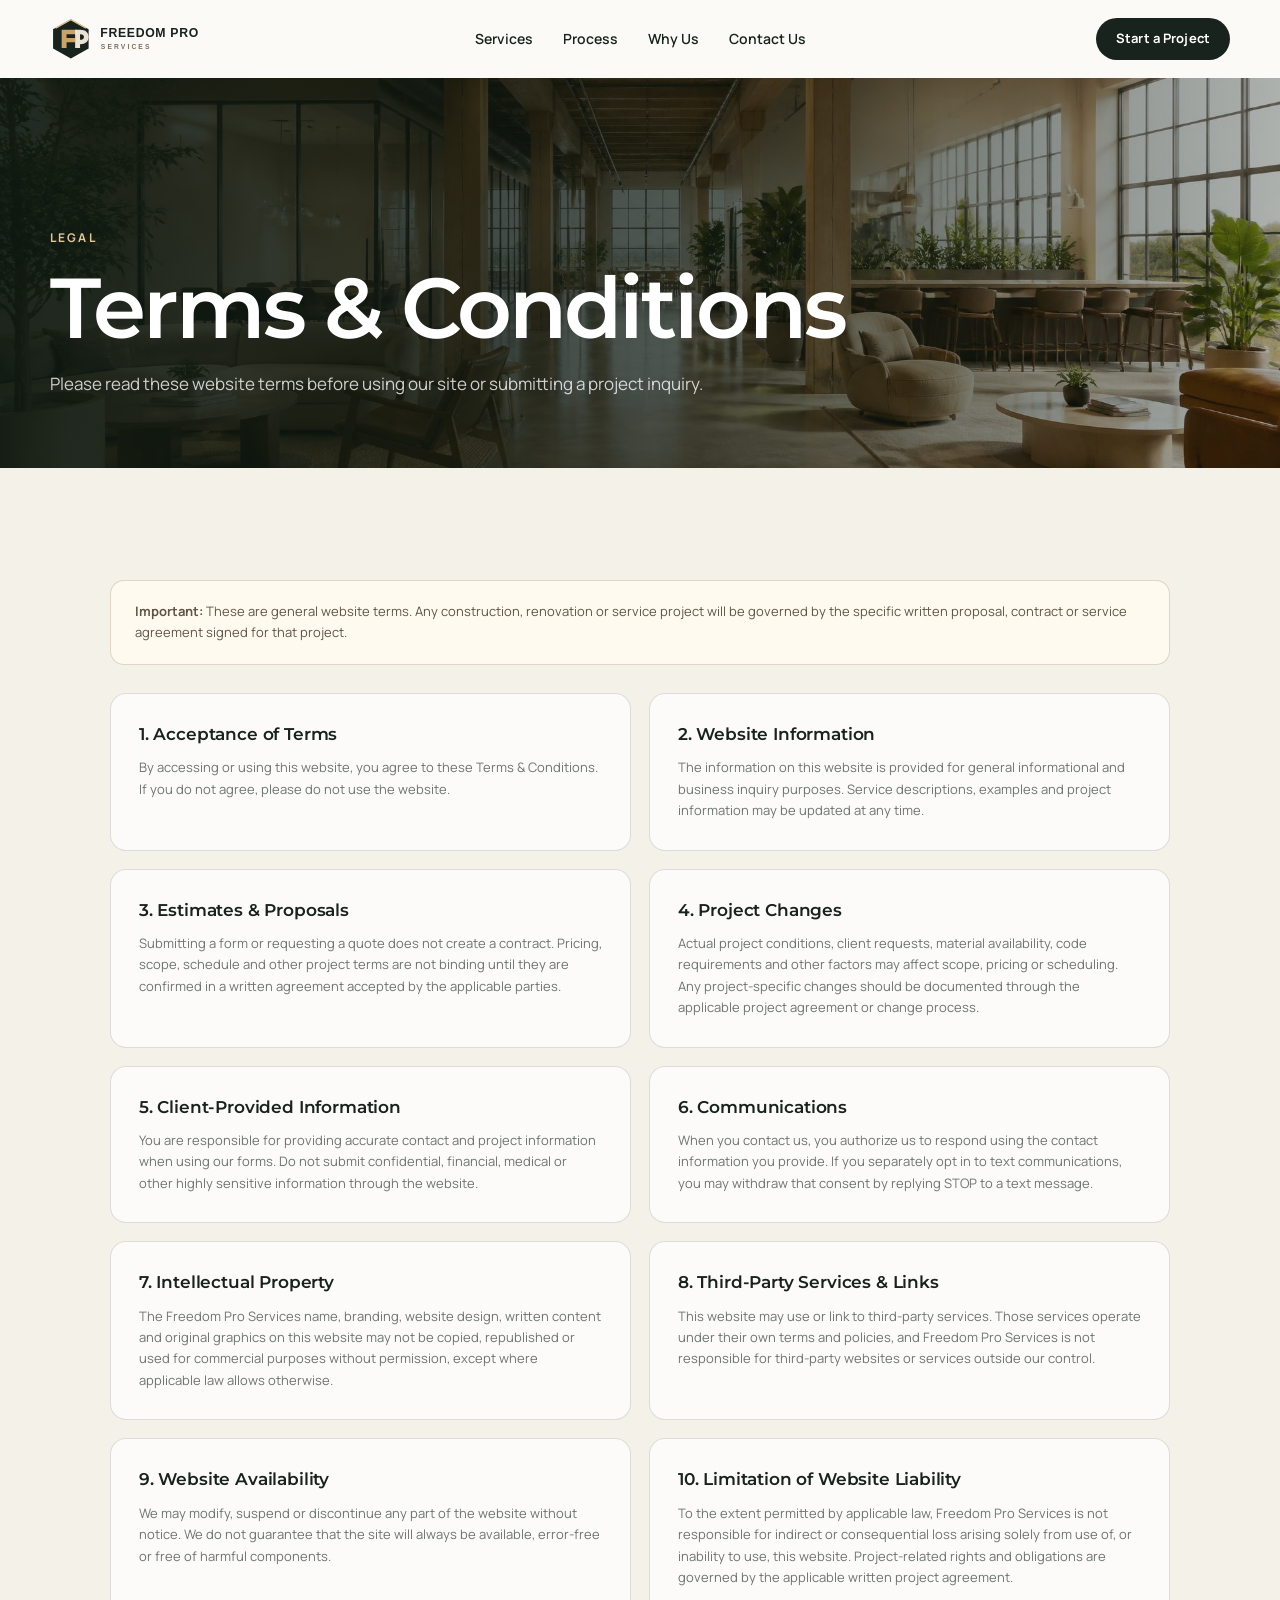
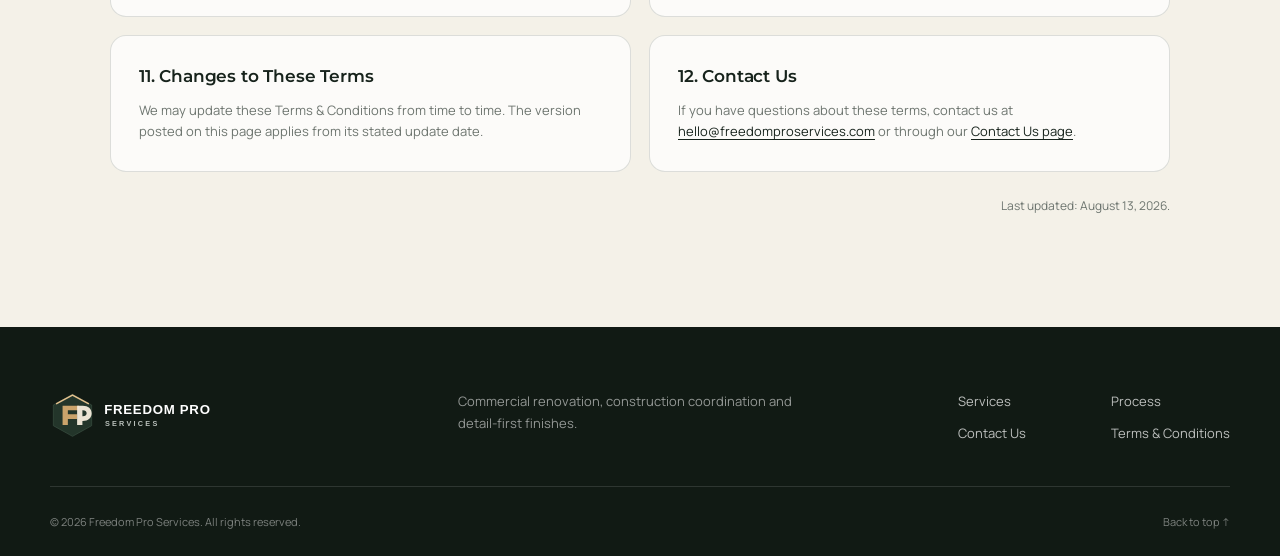
<file: terms.html>
<!doctype html>
<html lang="en">
<head>
  <meta charset="utf-8" />
  <meta name="viewport" content="width=device-width, initial-scale=1" />
  <title>Terms &amp; Conditions | Freedom Pro Services</title>
  <meta name="description" content="Website Terms and Conditions for Freedom Pro Services." />
  <meta name="theme-color" content="#17231c" />
  <link rel="icon" href="assets/freedom-pro-mark.svg" type="image/svg+xml" />
  <link rel="alternate icon" href="favicon.ico" />
  <link rel="preconnect" href="https://fonts.googleapis.com" />
  <link rel="preconnect" href="https://fonts.gstatic.com" crossorigin />
  <link href="https://fonts.googleapis.com/css2?family=Manrope:wght@400;500;600;700&family=Montserrat:wght@500;600;700&display=swap" rel="stylesheet" />
  <link rel="stylesheet" href="styles.css" />
</head>
<body>
  <a class="skip-link" href="#main">Skip to content</a>

  <header class="site-header" id="top">
    <div class="shell header-inner">
      <a class="brand" href="index.html" aria-label="Freedom Pro Services home"><img class="brand-logo" src="assets/freedom-pro-logo.svg" alt="Freedom Pro Services" /></a>
      <button class="menu-button" type="button" aria-label="Open navigation" aria-expanded="false" aria-controls="site-nav"><span></span><span></span><span></span></button>
      <nav class="site-nav" id="site-nav" aria-label="Primary navigation">
        <a href="index.html#services">Services</a>
        <a href="index.html#process">Process</a>
        <a href="index.html#standards">Why Us</a>
        <a href="contact.html">Contact Us</a>
      </nav>
      <a class="button button-small header-cta" href="contact.html">Start a Project</a>
    </div>
  </header>

  <main id="main">
    <section class="inner-hero legal-hero">
      <div class="inner-hero-shade"></div>
      <div class="shell inner-hero-content reveal">
        <div class="eyebrow light">Legal</div>
        <h1>Terms &amp; Conditions</h1>
        <p>Please read these website terms before using our site or submitting a project inquiry.</p>
      </div>
    </section>

    <section class="section legal-section">
      <div class="shell legal-shell">
        <div class="legal-notice reveal">
          <strong>Important:</strong> These are general website terms. Any construction, renovation or service project will be governed by the specific written proposal, contract or service agreement signed for that project.
        </div>

        <div class="legal-grid reveal">
          <article>
            <h2>1. Acceptance of Terms</h2>
            <p>By accessing or using this website, you agree to these Terms &amp; Conditions. If you do not agree, please do not use the website.</p>
          </article>
          <article>
            <h2>2. Website Information</h2>
            <p>The information on this website is provided for general informational and business inquiry purposes. Service descriptions, examples and project information may be updated at any time.</p>
          </article>
          <article>
            <h2>3. Estimates &amp; Proposals</h2>
            <p>Submitting a form or requesting a quote does not create a contract. Pricing, scope, schedule and other project terms are not binding until they are confirmed in a written agreement accepted by the applicable parties.</p>
          </article>
          <article>
            <h2>4. Project Changes</h2>
            <p>Actual project conditions, client requests, material availability, code requirements and other factors may affect scope, pricing or scheduling. Any project-specific changes should be documented through the applicable project agreement or change process.</p>
          </article>
          <article>
            <h2>5. Client-Provided Information</h2>
            <p>You are responsible for providing accurate contact and project information when using our forms. Do not submit confidential, financial, medical or other highly sensitive information through the website.</p>
          </article>
          <article>
            <h2>6. Communications</h2>
            <p>When you contact us, you authorize us to respond using the contact information you provide. If you separately opt in to text communications, you may withdraw that consent by replying STOP to a text message.</p>
          </article>
          <article>
            <h2>7. Intellectual Property</h2>
            <p>The Freedom Pro Services name, branding, website design, written content and original graphics on this website may not be copied, republished or used for commercial purposes without permission, except where applicable law allows otherwise.</p>
          </article>
          <article>
            <h2>8. Third-Party Services &amp; Links</h2>
            <p>This website may use or link to third-party services. Those services operate under their own terms and policies, and Freedom Pro Services is not responsible for third-party websites or services outside our control.</p>
          </article>
          <article>
            <h2>9. Website Availability</h2>
            <p>We may modify, suspend or discontinue any part of the website without notice. We do not guarantee that the site will always be available, error-free or free of harmful components.</p>
          </article>
          <article>
            <h2>10. Limitation of Website Liability</h2>
            <p>To the extent permitted by applicable law, Freedom Pro Services is not responsible for indirect or consequential loss arising solely from use of, or inability to use, this website. Project-related rights and obligations are governed by the applicable written project agreement.</p>
          </article>
          <article>
            <h2>11. Changes to These Terms</h2>
            <p>We may update these Terms &amp; Conditions from time to time. The version posted on this page applies from its stated update date.</p>
          </article>
          <article>
            <h2>12. Contact Us</h2>
            <p>If you have questions about these terms, contact us at <a href="mailto:hello@freedomproservices.com">hello@freedomproservices.com</a> or through our <a href="contact.html">Contact Us page</a>.</p>
          </article>
        </div>

        <p class="legal-updated reveal">Last updated: August 13, 2026.</p>
      </div>
    </section>
  </main>

  <footer class="footer">
    <div class="shell footer-top">
      <a class="brand footer-brand" href="index.html" aria-label="Freedom Pro Services home"><img class="brand-logo footer-logo" src="assets/freedom-pro-logo-light.svg" alt="Freedom Pro Services" /></a>
      <p>Commercial renovation, construction coordination and detail-first finishes.</p>
      <div class="footer-links">
        <a href="index.html#services">Services</a>
        <a href="index.html#process">Process</a>
        <a href="contact.html">Contact Us</a>
        <a href="terms.html" aria-current="page">Terms &amp; Conditions</a>
      </div>
    </div>
    <div class="shell footer-bottom">
      <span>© <span class="js-year"></span> Freedom Pro Services. All rights reserved.</span>
      <a href="#top">Back to top ↑</a>
    </div>
  </footer>

  <script src="script.js"></script>
</body>
</html>
</file>
<file: styles.css>
:root {
  --ink: #17231c;
  --ink-2: #25362b;
  --cream: #f4f1e8;
  --paper: #fbfaf6;
  --warm: #e5dfd0;
  --gold: #caa36b;
  --gold-light: #e1c796;
  --muted: #6d756f;
  --line: rgba(23,35,28,.14);
  --shadow: 0 22px 60px rgba(20, 30, 24, .12);
  --radius: 20px;
  --shell: 1180px;
}

* { box-sizing: border-box; }
html { scroll-behavior: smooth; }
body { margin: 0; font-family: "Manrope", system-ui, sans-serif; color: var(--ink); background: var(--paper); line-height: 1.65; }
img { display: block; width: 100%; }
a { color: inherit; text-decoration: none; }
button, input, textarea { font: inherit; }
button { cursor: pointer; }

.skip-link { position: fixed; left: 16px; top: -60px; z-index: 999; background: white; padding: 10px 14px; border-radius: 8px; }
.skip-link:focus { top: 16px; }
.shell { width: min(calc(100% - 40px), var(--shell)); margin-inline: auto; }
.section { padding: 112px 0; }
.eyebrow { font-size: 12px; font-weight: 700; letter-spacing: .18em; text-transform: uppercase; color: #876b45; margin-bottom: 18px; }
.eyebrow.light { color: var(--gold-light); }
h1, h2, h3 { font-family: "Montserrat", sans-serif; margin: 0; letter-spacing: -.035em; }
h1 { font-size: clamp(3rem, 6.2vw, 6.1rem); line-height: .99; font-weight: 600; }
h2 { font-size: clamp(2.25rem, 4vw, 4rem); line-height: 1.06; font-weight: 600; }
h3 { font-size: 1.35rem; line-height: 1.2; }
p { margin: 0; }

.site-header { position: sticky; top: 0; z-index: 100; height: 78px; display: flex; align-items: center; background: rgba(251,250,246,.92); backdrop-filter: blur(18px); border-bottom: 1px solid transparent; transition: border-color .25s ease, box-shadow .25s ease; }
.site-header.scrolled { border-color: var(--line); box-shadow: 0 8px 30px rgba(23,35,28,.05); }
.header-inner { display: grid; grid-template-columns: 1fr auto 1fr; align-items: center; gap: 28px; }
.brand { display: inline-flex; align-items: center; gap: 11px; width: fit-content; }
.brand-mark { width: 38px; height: 38px; display: grid; place-items: center; background: var(--ink); color: var(--paper); border-radius: 50%; font-family: "Montserrat", sans-serif; font-weight: 700; }
.brand-copy { display: flex; flex-direction: column; line-height: 1; }
.brand-copy strong { font-family: "Montserrat", sans-serif; font-size: 15px; }
.brand-copy span { margin-top: 6px; font-size: 9px; font-weight: 700; letter-spacing: .22em; text-transform: uppercase; color: var(--muted); }
.site-nav { display: flex; gap: 30px; font-size: 14px; font-weight: 600; }
.site-nav a { position: relative; }
.site-nav a::after { content: ""; position: absolute; left: 0; bottom: -7px; width: 0; height: 1px; background: var(--ink); transition: width .2s ease; }
.site-nav a:hover::after { width: 100%; }
.header-cta { justify-self: end; }
.menu-button { display: none; border: 0; background: transparent; padding: 8px; }
.menu-button span { display: block; width: 23px; height: 2px; background: var(--ink); margin: 5px 0; transition: transform .2s ease, opacity .2s ease; }

.button { min-height: 48px; padding: 0 24px; border-radius: 999px; display: inline-flex; align-items: center; justify-content: center; border: 1px solid transparent; font-size: 13px; font-weight: 700; letter-spacing: .01em; transition: transform .2s ease, background .2s ease, border-color .2s ease; }
.button:hover { transform: translateY(-2px); }
.button-small { min-height: 42px; padding: 0 19px; background: var(--ink); color: white; }
.button-gold { background: var(--gold); color: #151b17; }
.button-gold:hover { background: var(--gold-light); }
.button-ghost { border-color: rgba(255,255,255,.42); color: white; background: rgba(255,255,255,.06); }
.button-outline { border-color: rgba(255,255,255,.38); color: white; }
.button-dark { background: var(--ink); color: white; border: 0; }

.hero { min-height: calc(100vh - 78px); position: relative; isolation: isolate; display: flex; align-items: center; color: white; overflow: hidden; }
.hero-media { position: absolute; inset: 0; background: url("assets/hero-commercial-space.jpg") center/cover no-repeat; z-index: -3; transform: scale(1.02); }
.hero-shade { position: absolute; inset: 0; z-index: -2; background: linear-gradient(90deg, rgba(13,24,17,.91) 0%, rgba(13,24,17,.74) 42%, rgba(13,24,17,.18) 76%, rgba(13,24,17,.12) 100%); }
.hero-inner { padding: 80px 0; }
.hero-content { max-width: 780px; }
.hero-content > p { max-width: 670px; margin-top: 28px; font-size: 18px; color: rgba(255,255,255,.82); }
.hero-actions { display: flex; flex-wrap: wrap; gap: 12px; margin-top: 36px; }
.hero-proof { display: flex; flex-wrap: wrap; gap: 12px 28px; margin-top: 64px; padding-top: 24px; border-top: 1px solid rgba(255,255,255,.2); font-size: 12px; font-weight: 700; letter-spacing: .06em; text-transform: uppercase; color: rgba(255,255,255,.74); }

.intro-section { background: var(--cream); }
.intro-grid { display: grid; grid-template-columns: 1.1fr .9fr; gap: 100px; align-items: end; }
.intro-grid h2 { max-width: 720px; }
.intro-copy { max-width: 520px; justify-self: end; color: var(--muted); font-size: 17px; }
.text-link { margin-top: 26px; display: inline-flex; align-items: center; gap: 9px; color: var(--ink); font-size: 14px; font-weight: 700; }
.text-link span { transition: transform .2s ease; }
.text-link:hover span { transform: translateX(4px); }

.services-section { background: var(--paper); }
.section-heading { display: grid; grid-template-columns: 1fr 430px; gap: 70px; align-items: end; margin-bottom: 50px; }
.section-heading > p { color: var(--muted); }
.service-grid { display: grid; grid-template-columns: repeat(3, 1fr); gap: 18px; }
.service-card { overflow: hidden; background: white; border: 1px solid var(--line); border-radius: var(--radius); transition: transform .25s ease, box-shadow .25s ease; }
.service-card:hover { transform: translateY(-5px); box-shadow: var(--shadow); }
.service-image { aspect-ratio: 4/3; overflow: hidden; }
.service-image img { height: 100%; object-fit: cover; transition: transform .6s ease; }
.service-card:hover img { transform: scale(1.035); }
.service-body { padding: 28px 28px 32px; }
.service-number { display: block; margin-bottom: 24px; color: #9d8057; font-weight: 700; font-size: 12px; letter-spacing: .12em; }
.service-body p { color: var(--muted); margin-top: 14px; font-size: 14px; }

.section-dark { background: var(--ink); color: white; padding: 115px 0; }
.feature-grid { display: grid; grid-template-columns: .88fr 1.12fr; gap: 110px; align-items: start; }
.feature-copy { position: sticky; top: 120px; }
.feature-copy p { color: rgba(255,255,255,.67); max-width: 520px; margin: 24px 0 32px; }
.process-list { list-style: none; padding: 0; margin: 0; border-top: 1px solid rgba(255,255,255,.16); }
.process-list li { display: grid; grid-template-columns: 64px 1fr; gap: 22px; padding: 28px 0; border-bottom: 1px solid rgba(255,255,255,.16); }
.process-list li > span { color: var(--gold-light); font-size: 12px; font-weight: 700; letter-spacing: .08em; }
.process-list h3 { font-size: 1.3rem; }
.process-list p { margin-top: 7px; color: rgba(255,255,255,.62); font-size: 14px; }

.standard-section { background: var(--cream); }
.standard-grid { display: grid; grid-template-columns: 1fr 1fr; gap: 88px; align-items: center; }
.standard-image { border-radius: var(--radius); overflow: hidden; box-shadow: var(--shadow); }
.standard-image img { aspect-ratio: 4/5; object-fit: cover; }
.standard-content > p { max-width: 550px; margin-top: 24px; color: var(--muted); }
.value-list { margin-top: 38px; border-top: 1px solid var(--line); }
.value-list > div { padding: 21px 0; border-bottom: 1px solid var(--line); display: grid; grid-template-columns: 205px 1fr; gap: 22px; }
.value-list strong { font-size: 14px; }
.value-list span { color: var(--muted); font-size: 13px; }

.quote-band { background: var(--ink-2); color: white; padding: 66px 0; }
.quote-grid { display: flex; align-items: end; justify-content: space-between; gap: 40px; }
.quote-grid h2 { max-width: 780px; font-size: clamp(2.2rem, 4vw, 3.8rem); }

.contact-section { background: var(--paper); }
.contact-grid { display: grid; grid-template-columns: .78fr 1.22fr; gap: 100px; align-items: start; }
.contact-copy { position: sticky; top: 120px; }
.contact-copy > p { color: var(--muted); margin-top: 22px; max-width: 480px; }
.contact-details { margin-top: 42px; display: grid; gap: 20px; }
.contact-details > div { display: grid; gap: 5px; }
.contact-details span { font-size: 10px; text-transform: uppercase; letter-spacing: .15em; color: var(--muted); font-weight: 700; }
.contact-details a, .contact-details p { font-weight: 600; }
.contact-form { background: var(--cream); border-radius: var(--radius); padding: 34px; border: 1px solid var(--line); }
.field-row { display: grid; grid-template-columns: 1fr 1fr; gap: 18px; }
.contact-form label { display: grid; gap: 9px; margin-bottom: 18px; font-size: 12px; font-weight: 700; letter-spacing: .02em; }
.contact-form input, .contact-form textarea { width: 100%; border: 1px solid #d2ccbd; background: rgba(255,255,255,.75); color: var(--ink); padding: 13px 14px; border-radius: 10px; outline: none; transition: border .2s ease, box-shadow .2s ease; }
.contact-form input:focus, .contact-form textarea:focus { border-color: #9f8257; box-shadow: 0 0 0 3px rgba(202,163,107,.18); }
.contact-form textarea { resize: vertical; }
.form-note { margin-top: 12px; color: var(--muted); font-size: 11px; }

.footer { background: #111a14; color: white; }
.footer-top { padding: 64px 0 42px; display: grid; grid-template-columns: 1fr 1fr 1fr; gap: 45px; align-items: start; }
.footer-brand .brand-mark { background: var(--gold); color: var(--ink); }
.footer-brand .brand-copy span { color: rgba(255,255,255,.5); }
.footer-top > p { max-width: 380px; color: rgba(255,255,255,.55); font-size: 13px; }
.footer-links { justify-self: end; display: grid; grid-template-columns: 1fr 1fr; gap: 10px 34px; font-size: 13px; color: rgba(255,255,255,.72); }
.footer-links a:hover { color: white; }
.footer-bottom { min-height: 70px; border-top: 1px solid rgba(255,255,255,.12); display: flex; justify-content: space-between; align-items: center; gap: 20px; font-size: 11px; color: rgba(255,255,255,.45); }

.reveal { opacity: 0; transform: translateY(22px); transition: opacity .65s ease, transform .65s ease; }
.reveal.visible { opacity: 1; transform: none; }

@media (max-width: 900px) {
  .section { padding: 82px 0; }
  .header-inner { grid-template-columns: 1fr auto; }
  .menu-button { display: block; justify-self: end; }
  .header-cta { display: none; }
  .site-nav { position: absolute; top: 78px; left: 0; right: 0; display: none; padding: 24px 20px 30px; flex-direction: column; gap: 20px; background: var(--paper); border-bottom: 1px solid var(--line); box-shadow: 0 16px 30px rgba(20,30,24,.08); }
  .site-nav.open { display: flex; }
  .menu-button.open span:nth-child(1) { transform: translateY(7px) rotate(45deg); }
  .menu-button.open span:nth-child(2) { opacity: 0; }
  .menu-button.open span:nth-child(3) { transform: translateY(-7px) rotate(-45deg); }
  .hero { min-height: 780px; }
  .hero-shade { background: linear-gradient(90deg, rgba(13,24,17,.91), rgba(13,24,17,.62)); }
  .intro-grid, .section-heading, .feature-grid, .standard-grid, .contact-grid { grid-template-columns: 1fr; gap: 46px; }
  .service-grid { grid-template-columns: 1fr; }
  .service-card { display: grid; grid-template-columns: 1fr 1fr; }
  .feature-copy, .contact-copy { position: static; }
  .standard-image img { aspect-ratio: 16/10; }
  .quote-grid { align-items: flex-start; flex-direction: column; }
  .footer-top { grid-template-columns: 1fr 1fr; }
  .footer-links { justify-self: start; }
}

@media (max-width: 620px) {
  .shell { width: min(calc(100% - 28px), var(--shell)); }
  .section { padding: 68px 0; }
  .hero { min-height: 720px; }
  .hero-inner { padding: 60px 0; }
  .hero-content > p { font-size: 16px; }
  .hero-proof { gap: 9px 18px; margin-top: 44px; }
  .service-card { display: block; }
  .service-body { padding: 24px; }
  .field-row { grid-template-columns: 1fr; gap: 0; }
  .contact-form { padding: 24px 18px; }
  .value-list > div { grid-template-columns: 1fr; gap: 8px; }
  .footer-top { grid-template-columns: 1fr; }
  .footer-links { grid-template-columns: repeat(4, auto); gap: 12px 18px; flex-wrap: wrap; }
  .footer-bottom { align-items: flex-start; flex-direction: column; justify-content: center; padding: 20px 0; }
}

@media (prefers-reduced-motion: reduce) {
  html { scroll-behavior: auto; }
  *, *::before, *::after { transition-duration: .01ms !important; animation-duration: .01ms !important; animation-iteration-count: 1 !important; }
  .reveal { opacity: 1; transform: none; }
}

/* --- Freedom Pro logo + inner pages --- */
.brand-logo { width: 190px; height: auto; }
.footer-logo { width: 205px; }
.site-nav a[aria-current="page"]::after { width: 100%; }

.consent-row { display: grid !important; grid-template-columns: auto 1fr; align-items: start; gap: 10px !important; font-weight: 500 !important; line-height: 1.5; color: var(--muted); }
.consent-row input { width: 17px !important; height: 17px; margin-top: 2px; accent-color: var(--ink); }
.contact-form .form-note a { text-decoration: underline; text-underline-offset: 3px; }
.form-submit[disabled] { opacity: .65; cursor: not-allowed; transform: none; }
.form-status { min-height: 24px; margin-top: 14px; padding: 0; font-size: 13px; font-weight: 700; }
.form-status.success { color: #315f43; }
.form-status.error { color: #9f3434; }

.inner-hero { position: relative; isolation: isolate; min-height: 390px; display: flex; align-items: end; color: white; background: url("assets/hero-commercial-space.jpg") center 44%/cover no-repeat; }
.inner-hero-shade { position: absolute; inset: 0; z-index: -1; background: linear-gradient(90deg, rgba(13,24,17,.92) 0%, rgba(13,24,17,.72) 52%, rgba(13,24,17,.32) 100%); }
.inner-hero-content { padding: 82px 0 70px; }
.inner-hero h1 { font-size: clamp(3rem, 7vw, 5.3rem); }
.inner-hero p { max-width: 700px; margin-top: 20px; color: rgba(255,255,255,.78); font-size: 17px; }
.legal-hero { background-position: center 60%; }

.contact-page-section { background: var(--paper); }
.contact-page-grid { display: grid; grid-template-columns: .82fr 1.18fr; gap: 72px; align-items: start; }
.contact-card { padding: 18px 0; }
.contact-card h2 { font-size: clamp(2.2rem, 4vw, 3.6rem); }
.contact-card > p { margin-top: 22px; color: var(--muted); max-width: 510px; }
.contact-info-list { display: grid; gap: 16px; margin-top: 40px; }
.contact-info-item { display: grid; grid-template-columns: 44px 1fr; gap: 16px; align-items: center; padding: 17px 0; border-top: 1px solid var(--line); }
.contact-info-item:last-child { border-bottom: 1px solid var(--line); }
.contact-icon { width: 42px; height: 42px; border-radius: 12px; display: grid; place-items: center; background: var(--ink); color: var(--gold-light); font-weight: 800; }
.contact-info-item div { display: grid; gap: 3px; }
.contact-info-item small { color: var(--muted); text-transform: uppercase; letter-spacing: .14em; font-size: 9px; font-weight: 800; }
.contact-info-item a, .contact-info-item p { font-size: 14px; font-weight: 650; }
.contact-form-large { padding: 38px; box-shadow: 0 20px 55px rgba(23,35,28,.08); }

.legal-section { background: var(--cream); }
.legal-shell { max-width: 1060px; }
.legal-notice { padding: 20px 24px; margin-bottom: 28px; border: 1px solid rgba(135,107,69,.26); background: #fffaf0; border-radius: 14px; color: #5f5547; font-size: 13px; }
.legal-grid { display: grid; grid-template-columns: 1fr 1fr; gap: 18px; }
.legal-grid article { background: rgba(255,255,255,.72); border: 1px solid var(--line); border-radius: 16px; padding: 28px; }
.legal-grid h2 { font-size: 1.08rem; line-height: 1.35; letter-spacing: -.01em; }
.legal-grid p { margin-top: 12px; color: var(--muted); font-size: 13px; }
.legal-grid a { text-decoration: underline; text-underline-offset: 3px; color: var(--ink); }
.legal-updated { margin-top: 24px; color: var(--muted); font-size: 12px; text-align: right; }

@media (max-width: 900px) {
  .brand-logo { width: 176px; }
  .contact-page-grid { grid-template-columns: 1fr; gap: 38px; }
  .legal-grid { grid-template-columns: 1fr; }
  .inner-hero { min-height: 340px; }
}

@media (max-width: 620px) {
  .brand-logo { width: 160px; }
  .footer-logo { width: 185px; }
  .inner-hero-content { padding: 58px 0 52px; }
  .inner-hero { min-height: 310px; }
  .contact-form-large { padding: 24px 18px; }
  .legal-grid article { padding: 22px; }
}
</file>
